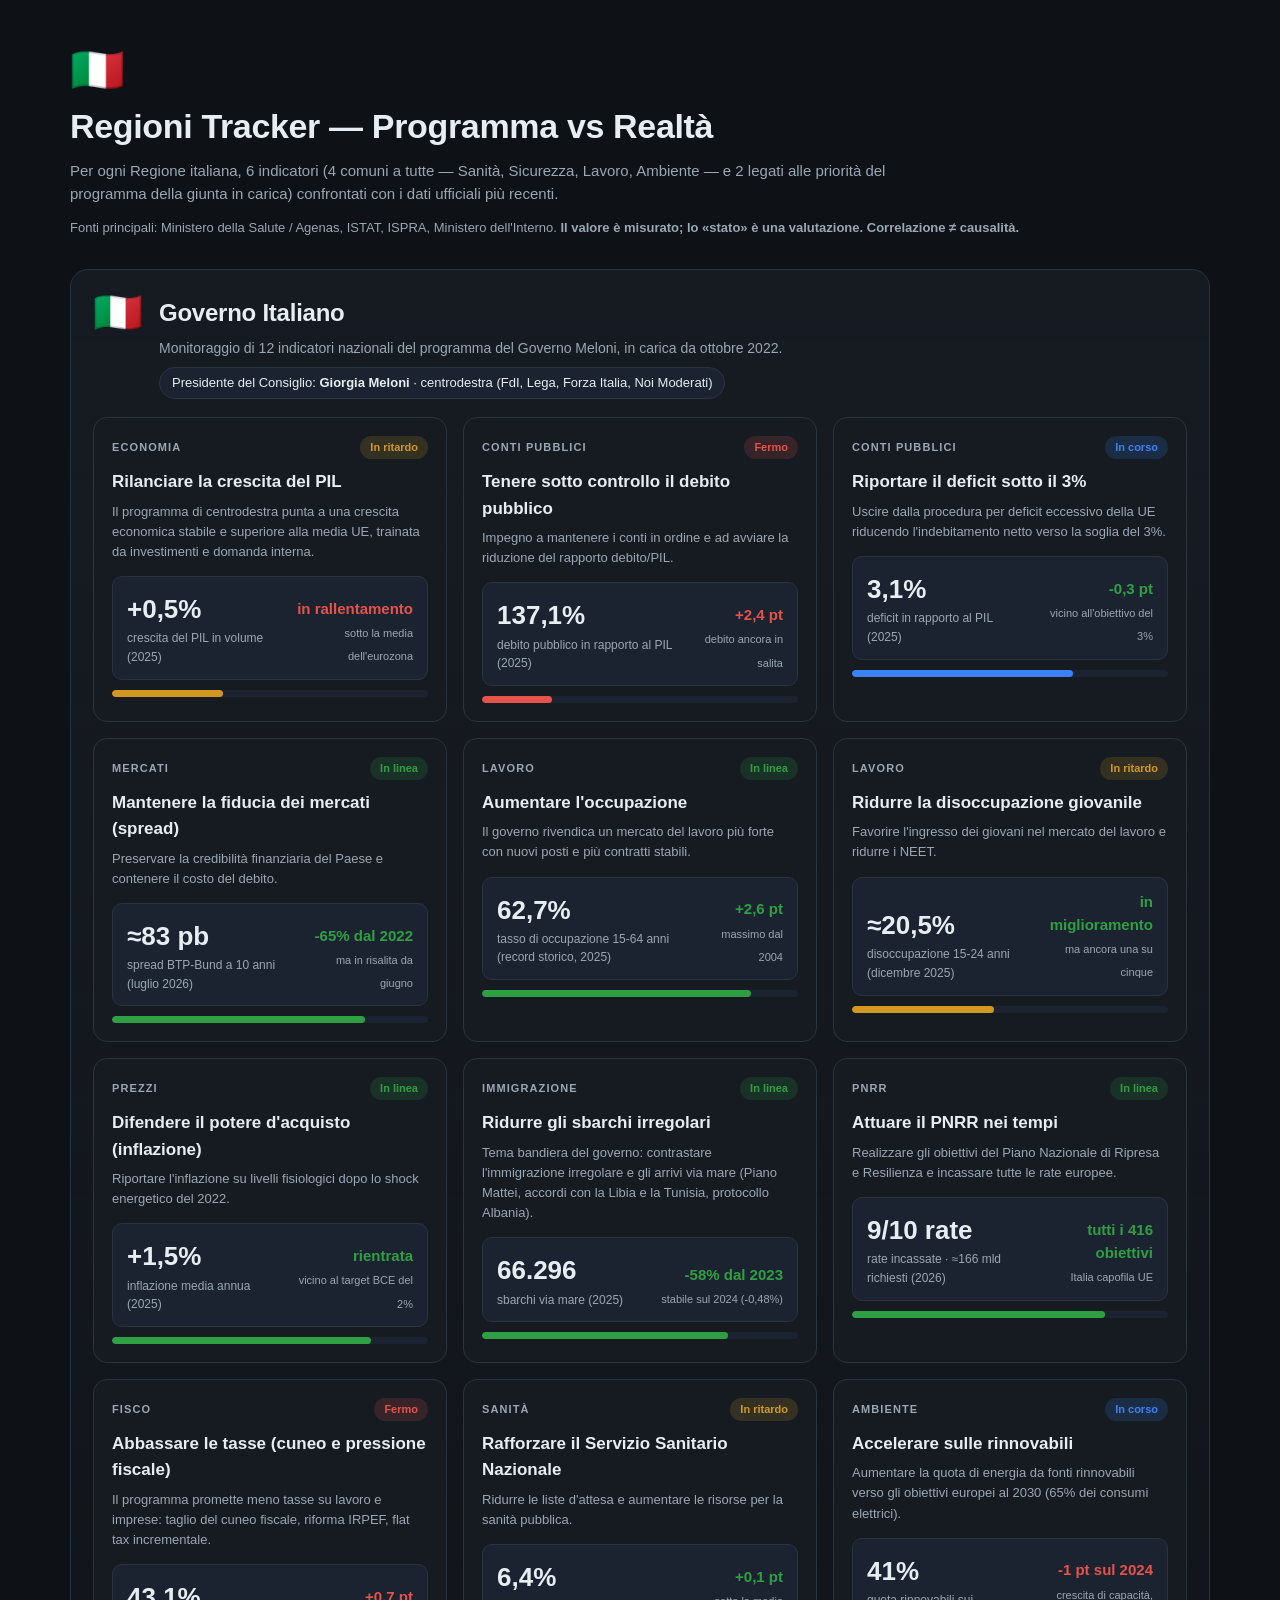
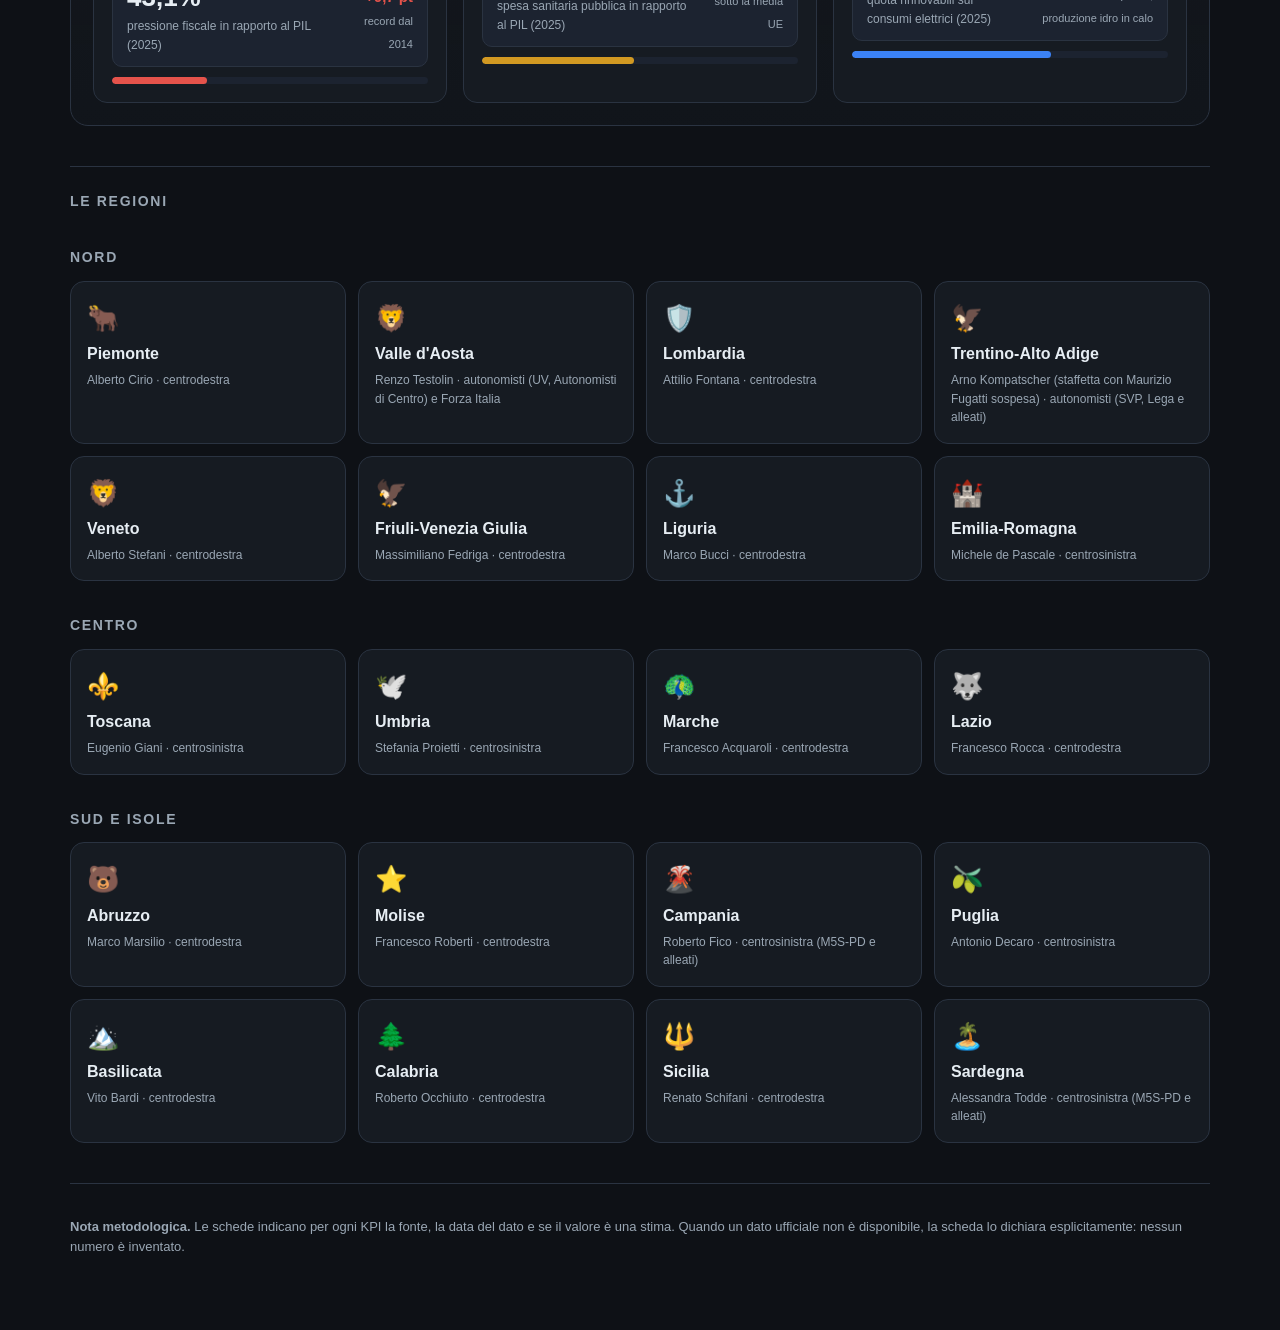
<file: index.html>
<!DOCTYPE html>
<html lang="it">
<head>
  <meta charset="UTF-8">
  <meta name="viewport" content="width=device-width, initial-scale=1">
  <title>Regioni Tracker — Programma vs Realtà</title>
  <link rel="stylesheet" href="styles.css">
</head>
<body>
  <div class="wrap">
    <header class="hub-hero">
      <div class="stemma">🇮🇹</div>
      <h1>Regioni Tracker — Programma vs Realtà</h1>
      <p class="sub">
        Per ogni Regione italiana, 6 indicatori (4 comuni a tutte — Sanità, Sicurezza, Lavoro, Ambiente —
        e 2 legati alle priorità del programma della giunta in carica) confrontati con i dati ufficiali più recenti.
      </p>
      <p class="meta">
        Fonti principali: Ministero della Salute / Agenas, ISTAT, ISPRA, Ministero dell'Interno.
        <b>Il valore è misurato; lo «stato» è una valutazione. Correlazione ≠ causalità.</b>
      </p>
    </header>

    <section id="gov"><!-- dashboard nazionale, popolata da app.js --></section>

    <h2 class="hub-sep">Le Regioni</h2>
    <main id="hub"><!-- popolato da app.js --></main>

    <footer>
      <p><b>Nota metodologica.</b> Le schede indicano per ogni KPI la fonte, la data del dato e se il valore è
      una stima. Quando un dato ufficiale non è disponibile, la scheda lo dichiara esplicitamente:
      nessun numero è inventato.</p>
    </footer>
  </div>

  <!-- Dati: Governo nazionale + una Regione per file -->
  <script src="governo.js"></script>
  <script src="piemonte.js"></script>
  <script src="valledaosta.js"></script>
  <script src="lombardia.js"></script>
  <script src="trentinoaltoadige.js"></script>
  <script src="veneto.js"></script>
  <script src="friuliveneziagiulia.js"></script>
  <script src="liguria.js"></script>
  <script src="emiliaromagna.js"></script>
  <script src="toscana.js"></script>
  <script src="umbria.js"></script>
  <script src="marche.js"></script>
  <script src="lazio.js"></script>
  <script src="abruzzo.js"></script>
  <script src="molise.js"></script>
  <script src="campania.js"></script>
  <script src="puglia.js"></script>
  <script src="basilicata.js"></script>
  <script src="calabria.js"></script>
  <script src="sicilia.js"></script>
  <script src="sardegna.js"></script>
  <!-- Motore -->
  <script src="app.js"></script>
</body>
</html>
</file>
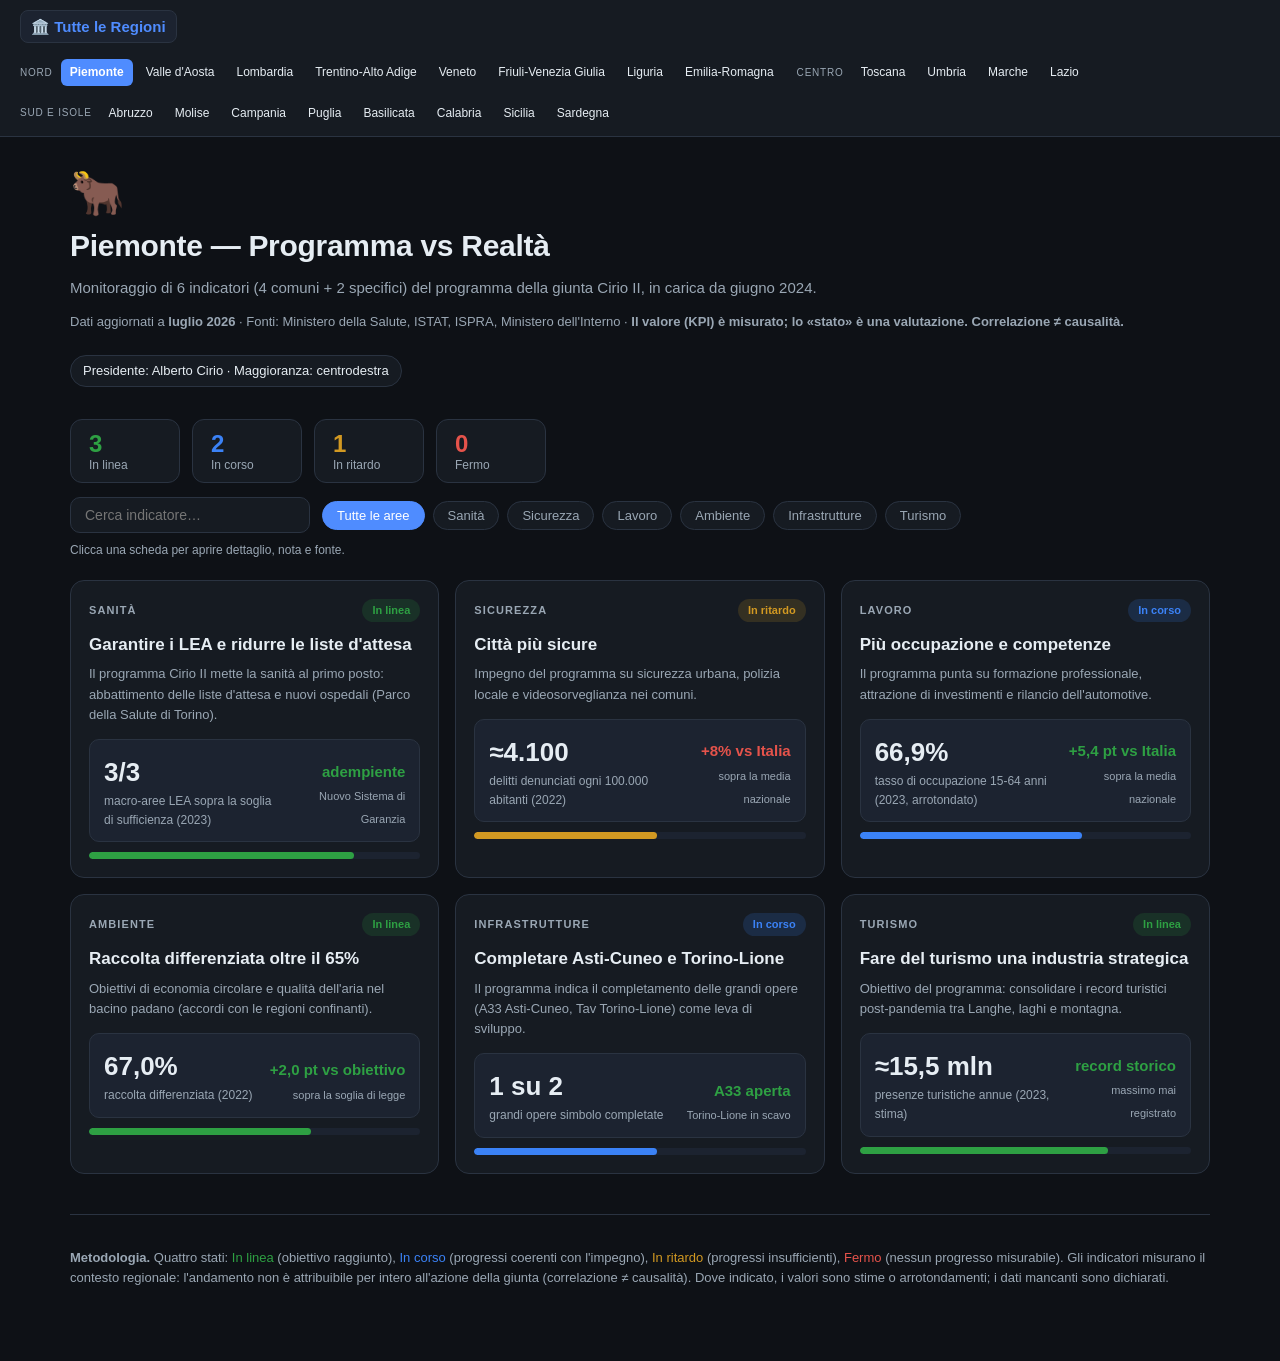
<file: regione.html>
<!DOCTYPE html>
<html lang="it">
<head>
  <meta charset="UTF-8">
  <meta name="viewport" content="width=device-width, initial-scale=1">
  <title>Regione — Programma vs Realtà</title>
  <link rel="stylesheet" href="styles.css">
</head>
<body>
  <nav class="regnav" id="regnav"><!-- popolata da app.js --></nav>

  <div class="wrap">
    <header class="dash">
      <div class="stemma" id="stemma"></div>
      <h1 id="h1"></h1>
      <p class="sub" id="sub"></p>
      <p class="meta" id="meta"></p>
      <span class="pres" id="pres"></span>
    </header>

    <div class="stats" id="stats"><!-- conteggi per stato, cliccabili --></div>

    <div class="tools">
      <input type="search" id="search" placeholder="Cerca indicatore…">
      <div class="chips" id="chips"><!-- filtri per area --></div>
    </div>
    <p class="hint" id="hint"></p>

    <main class="grid" id="grid"><!-- schede KPI --></main>

    <footer id="footer"></footer>
  </div>

  <!-- Dati: Governo nazionale + una Regione per file (il motore usa solo quello richiesto da ?r=) -->
  <script src="governo.js"></script>
  <script src="piemonte.js"></script>
  <script src="valledaosta.js"></script>
  <script src="lombardia.js"></script>
  <script src="trentinoaltoadige.js"></script>
  <script src="veneto.js"></script>
  <script src="friuliveneziagiulia.js"></script>
  <script src="liguria.js"></script>
  <script src="emiliaromagna.js"></script>
  <script src="toscana.js"></script>
  <script src="umbria.js"></script>
  <script src="marche.js"></script>
  <script src="lazio.js"></script>
  <script src="abruzzo.js"></script>
  <script src="molise.js"></script>
  <script src="campania.js"></script>
  <script src="puglia.js"></script>
  <script src="basilicata.js"></script>
  <script src="calabria.js"></script>
  <script src="sicilia.js"></script>
  <script src="sardegna.js"></script>
  <!-- Motore -->
  <script src="app.js"></script>
</body>
</html>
</file>
<file: styles.css>
/* =========================================================
   regioni-tracker — stile condiviso (tema scuro, a schede)
   ========================================================= */
:root {
  --bg: #0e1116;
  --panel: #161b22;
  --panel-2: #1c2330;
  --text: #e6edf3;
  --muted: #9aa7b4;
  --accent: #4f8cff;
  --border: #2a3341;

  --green: #2ea043;  --green-bg: rgba(46, 160, 67, .16);
  --blue:  #3b82f6;  --blue-bg:  rgba(59, 130, 246, .16);
  --amber: #d29922;  --amber-bg: rgba(210, 153, 34, .16);
  --red:   #e5534b;  --red-bg:   rgba(229, 83, 75, .16);
}

* { box-sizing: border-box; }
html, body { margin: 0; padding: 0; }
body {
  background: var(--bg);
  color: var(--text);
  font: 15px/1.55 -apple-system, BlinkMacSystemFont, "Segoe UI", Roboto, "Helvetica Neue", Arial, sans-serif;
}
a { color: var(--accent); text-decoration: none; }
a:hover { text-decoration: underline; }

.wrap { max-width: 1180px; margin: 0 auto; padding: 0 20px 60px; }

/* ---------- barra di navigazione Regioni ---------- */
.regnav {
  background: var(--panel);
  border-bottom: 1px solid var(--border);
  padding: 10px 20px;
  position: sticky; top: 0; z-index: 20;
  display: flex; gap: 16px; align-items: flex-start; flex-wrap: wrap;
}
.nav-home {
  font-weight: 700; white-space: nowrap; padding: 4px 10px;
  border: 1px solid var(--border); border-radius: 8px; background: var(--panel-2);
}
.nav-groups { display: flex; gap: 14px; flex-wrap: wrap; }
.nav-group { display: flex; gap: 4px; align-items: center; flex-wrap: wrap; }
.nav-area {
  font-size: 10px; text-transform: uppercase; letter-spacing: .08em;
  color: var(--muted); margin-right: 4px;
}
.nav-link {
  font-size: 12px; color: var(--text); padding: 3px 8px; border-radius: 6px;
  border: 1px solid transparent;
}
.nav-link:hover { border-color: var(--border); text-decoration: none; }
.nav-link.active { background: var(--accent); color: #fff; font-weight: 600; }

/* ---------- header ---------- */
header.dash { padding: 34px 0 10px; }
.stemma { font-size: 44px; line-height: 1; }
h1 { margin: 8px 0 6px; font-size: 30px; letter-spacing: -.01em; }
.sub { color: var(--muted); max-width: 820px; margin: 0 0 10px; }
.meta { font-size: 13px; color: var(--muted); }
.pres {
  display: inline-block; margin-top: 10px; font-size: 13px;
  background: var(--panel); border: 1px solid var(--border);
  padding: 5px 12px; border-radius: 999px;
}

/* ---------- statistiche per stato ---------- */
.stats { display: flex; gap: 12px; flex-wrap: wrap; margin: 22px 0 6px; }
.stat {
  display: flex; flex-direction: column; align-items: flex-start;
  background: var(--panel); color: var(--text);
  border: 1px solid var(--border); border-radius: 12px;
  padding: 10px 18px; cursor: pointer; min-width: 110px;
  transition: transform .1s ease;
}
.stat:hover { transform: translateY(-2px); }
.stat-n { font-size: 24px; font-weight: 800; }
.stat-l { font-size: 12px; color: var(--muted); }
.stat.s-green .stat-n { color: var(--green); }
.stat.s-blue  .stat-n { color: var(--blue);  }
.stat.s-amber .stat-n { color: var(--amber); }
.stat.s-red   .stat-n { color: var(--red);   }
.stat.on { outline: 2px solid var(--accent); }

/* ---------- filtri ---------- */
.tools { display: flex; gap: 12px; flex-wrap: wrap; align-items: center; margin: 14px 0 4px; }
#search {
  background: var(--panel); border: 1px solid var(--border); color: var(--text);
  border-radius: 10px; padding: 9px 14px; min-width: 240px; font-size: 14px;
}
#search:focus { outline: 2px solid var(--accent); border-color: transparent; }
.chips { display: flex; gap: 8px; flex-wrap: wrap; }
.chip {
  background: var(--panel); color: var(--muted); border: 1px solid var(--border);
  border-radius: 999px; padding: 6px 14px; font-size: 13px; cursor: pointer;
}
.chip.on { background: var(--accent); color: #fff; border-color: var(--accent); }
.hint { font-size: 12px; color: var(--muted); margin: 8px 0 0; }

/* ---------- griglia di schede ---------- */
.grid {
  display: grid; gap: 16px; margin-top: 20px;
  grid-template-columns: repeat(auto-fill, minmax(330px, 1fr));
}
.card {
  background: var(--panel); border: 1px solid var(--border);
  border-radius: 14px; padding: 18px; cursor: pointer;
  transition: border-color .15s ease, transform .1s ease;
}
.card:hover { border-color: var(--accent); transform: translateY(-2px); }
.card-top { display: flex; justify-content: space-between; align-items: center; gap: 8px; }
.card-area {
  font-size: 11px; text-transform: uppercase; letter-spacing: .1em;
  color: var(--muted); font-weight: 700;
}
.badge {
  font-size: 11px; font-weight: 700; padding: 3px 10px; border-radius: 999px;
  white-space: nowrap;
}
.b-green { color: var(--green); background: var(--green-bg); }
.b-blue  { color: var(--blue);  background: var(--blue-bg);  }
.b-amber { color: var(--amber); background: var(--amber-bg); }
.b-red   { color: var(--red);   background: var(--red-bg);   }

.card h3 { margin: 10px 0 6px; font-size: 17px; }
.promise { color: var(--muted); font-size: 13px; margin: 0 0 14px; }

.kpi {
  display: flex; justify-content: space-between; align-items: flex-end; gap: 10px;
  background: var(--panel-2); border: 1px solid var(--border);
  border-radius: 10px; padding: 12px 14px; margin-bottom: 10px;
}
.kpi-cur { font-size: 26px; font-weight: 800; display: block; }
.kpi-lbl { font-size: 12px; color: var(--muted); display: block; max-width: 200px; }
.kpi-delta { text-align: right; }
.kpi-delta span { font-weight: 800; font-size: 15px; display: block; }
.kpi-delta small { color: var(--muted); font-size: 11px; }
.up-good span { color: var(--green); }
.up-bad  span { color: var(--red); }

.bar { height: 7px; background: var(--panel-2); border-radius: 99px; overflow: hidden; }
.bar-in { height: 100%; border-radius: 99px; }

.card-detail {
  display: none; margin-top: 14px; padding-top: 12px;
  border-top: 1px dashed var(--border); font-size: 13px; color: var(--muted);
}
.card.open .card-detail { display: block; }
.card-detail b { color: var(--text); }
.src a { word-break: break-all; }

.empty { color: var(--muted); font-style: italic; padding: 30px 0; }

/* ---------- footer / metodologia ---------- */
footer {
  margin-top: 40px; padding-top: 20px; border-top: 1px solid var(--border);
  font-size: 13px; color: var(--muted);
}

/* ---------- hub (index.html) ---------- */
.hub-hero { padding: 48px 0 10px; }
.hub-hero h1 { font-size: 34px; }
.hub-group h2 {
  font-size: 14px; text-transform: uppercase; letter-spacing: .12em;
  color: var(--muted); margin: 34px 0 12px;
}
.hub-grid {
  display: grid; gap: 12px;
  grid-template-columns: repeat(auto-fill, minmax(240px, 1fr));
}
.hub-card {
  background: var(--panel); border: 1px solid var(--border); border-radius: 14px;
  padding: 16px; display: flex; flex-direction: column; gap: 4px; color: var(--text);
  transition: border-color .15s ease, transform .1s ease;
}
.hub-card:hover { border-color: var(--accent); transform: translateY(-2px); text-decoration: none; }
.hub-emoji { font-size: 26px; }
.hub-name { font-weight: 700; font-size: 16px; }
.hub-pres { font-size: 12px; color: var(--muted); }

/* ---------- dashboard nazionale (Governo) in cima all'hub ---------- */
#gov {
  margin: 8px 0 10px;
  padding: 22px;
  background: linear-gradient(180deg, var(--panel) 0%, rgba(22,27,34,.4) 100%);
  border: 1px solid var(--border);
  border-radius: 18px;
}
.gov-head { display: flex; gap: 16px; align-items: flex-start; }
.gov-emoji { font-size: 40px; line-height: 1; }
.gov-head-txt h2 {
  margin: 2px 0 6px; font-size: 24px; letter-spacing: -.01em;
  text-transform: none; color: var(--text);
}
.gov-sub { color: var(--muted); font-size: 14px; margin: 0 0 8px; max-width: 820px; }
.gov-pres {
  display: inline-block; font-size: 13px; color: var(--text);
  background: var(--panel-2); border: 1px solid var(--border);
  padding: 5px 12px; border-radius: 999px; margin: 0;
}
.gov-grid { margin-top: 18px; }

.hub-sep {
  font-size: 14px; text-transform: uppercase; letter-spacing: .12em;
  color: var(--muted); margin: 40px 0 4px;
  padding-top: 24px; border-top: 1px solid var(--border);
}

@media (max-width: 640px) {
  .nav-groups { display: none; } /* su mobile resta il link all'hub */
  h1 { font-size: 24px; }
  .gov-head { flex-direction: column; gap: 8px; }
  #gov { padding: 16px; }
}
</file>
